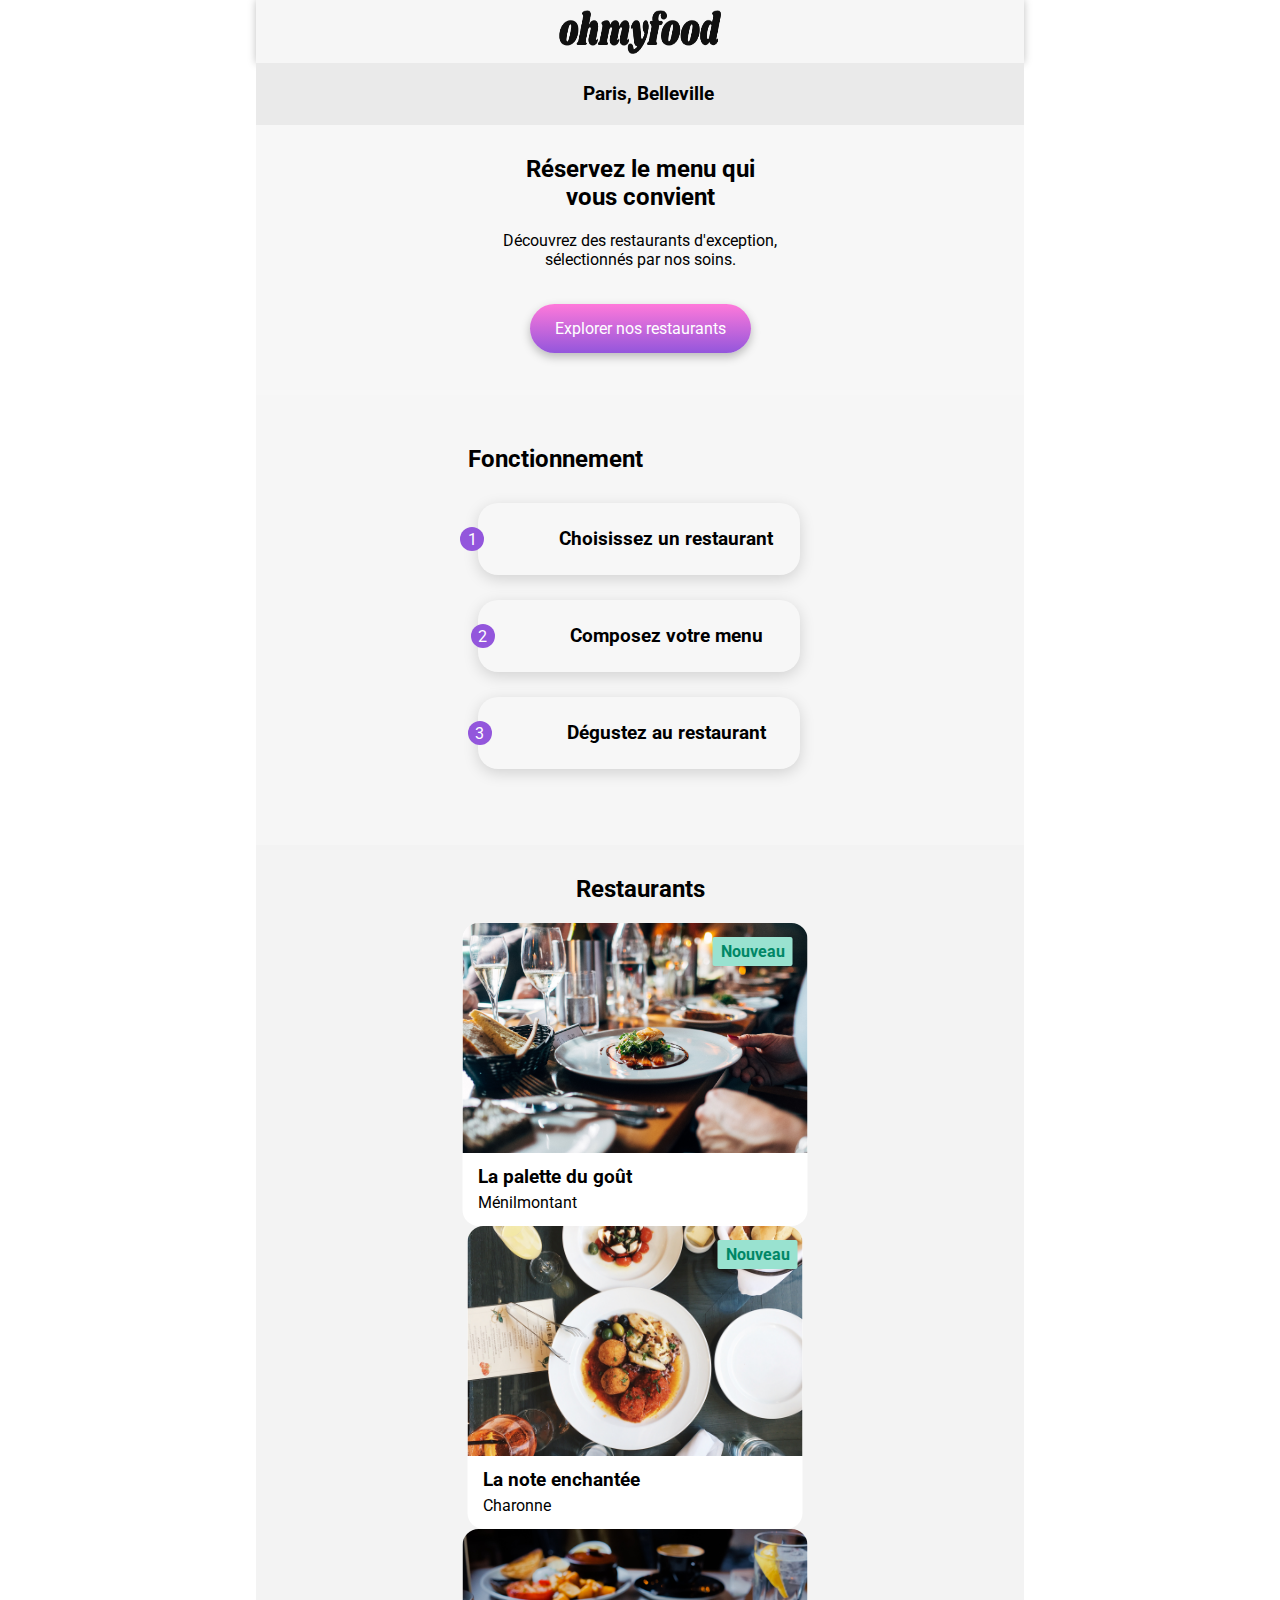
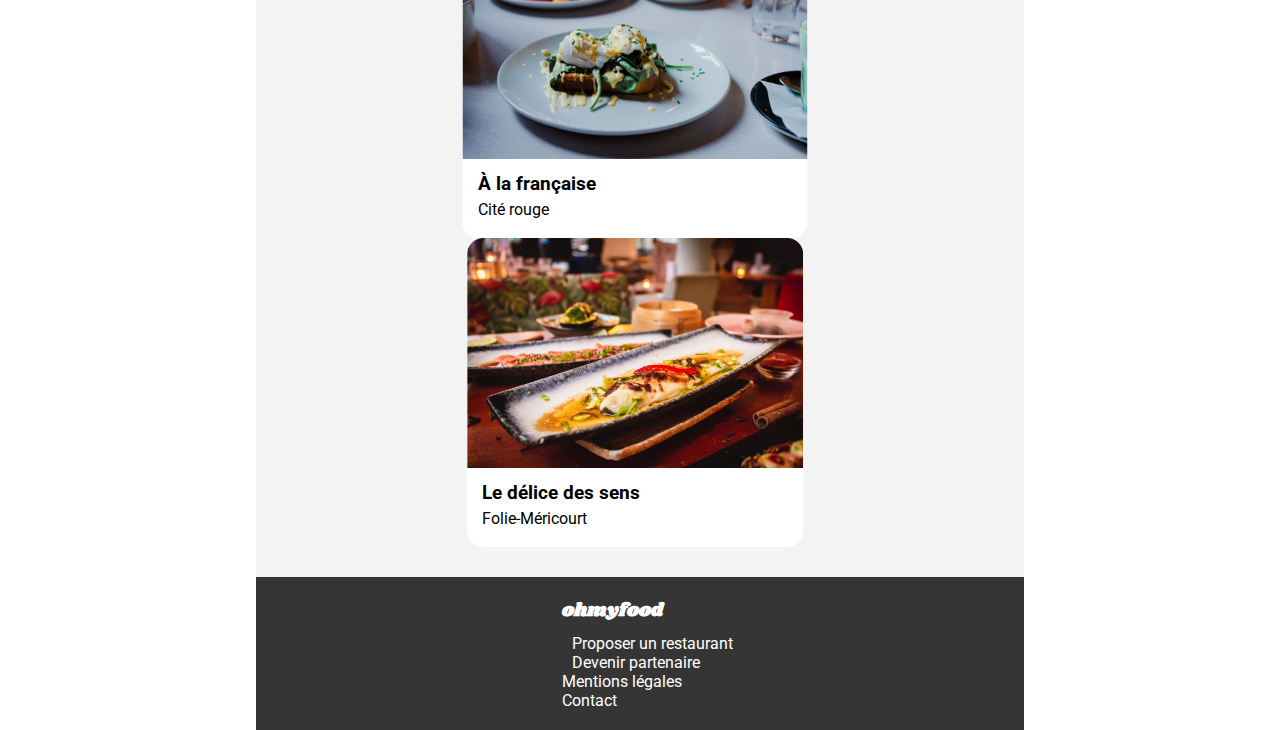
<file: index.html>
<!DOCTYPE html>
<html lang="fr">
<head>
    <meta charset="UTF-8">
    <meta http-equiv="X-UA-Compatible" content="IE=edge">
    <meta name="viewport" content="width=device-width, initial-scale=1.0">
    <link rel="stylesheet" href="styles.css">
    <link rel="stylesheet" href="index.css">
    <link rel="stylesheet" href="https://cdnjs.cloudflare.com/ajax/libs/font-awesome/6.2.1/css/all.min.css"
        integrity="sha512-MV7K8+y+gLIBoVD59lQIYicR65iaqukzvf/nwasF0nqhPay5w/9lJmVM2hMDcnK1OnMGCdVK+iQrJ7lzPJQd1w=="
        crossorigin="anonymous" referrerpolicy="no-referrer" />
        <link rel="preconnect" href="https://fonts.googleapis.com">
        <link rel="preconnect" href="https://fonts.gstatic.com" crossorigin>
        <link href="https://fonts.googleapis.com/css2?family=Roboto:wght@100&family=Shrikhand&display=swap" rel="stylesheet">
    <title>OhMyFood</title>
</head>
<body>

    <div class="loader--container">
        <div class="loader"></div>
        <span id="titre">Ohmyfood</span>    
    </div> 

    <header>


        <img src="images/logo/ohmyfood.png" alt=" logo Ohmyfood" class="header-logo">

    </header>
    

    <main>

        <section class="navbar">
            <i class="fa-solid fa-location-dot" id="logo-nav"></i>
            <h3>Paris, Belleville</h3>
        </section>

        <section class="reserv">
            <h2>
                Réservez le menu qui
                <br>
                vous convient
            </h2>
            <p> Découvrez des restaurants d'exception, 
                <br>
                sélectionnés par nos soins.
            </p>
            <a href="#">Explorer nos restaurants</a>
        </section>

        <section class="fonctionnement">
            <div class="fonctionnement--container">
                    <h2>Fonctionnement</h2>
                    <article class="fonctionnement--container_card-1">
                        <div class="nombre">1</div>
                        <i class="fa-solid fa-mobile-screen-button" style="color: #7d7d7d;"></i>
                        <h3>Choisissez un restaurant</h3>
                    </article>

                    <article class="fonctionnement--container_card-2">
                        <div class="nombre">2</div>
                        <i class="fa-solid fa-list-ul" style="color: #7d7d7d;"></i>
                        <h3>Composez votre menu</h3>
                    </article>

                    <article class="fonctionnement--container_card-3">
                        <div class="nombre">3</div>
                        <i class="fa-solid fa-store" style="color: #9356dc;"></i>
                        <h3>Dégustez au restaurant</h3>
                    </article>
                </div>
        </section>

        <section class="restaurants-list">
            <div class="restaurants-list--container">
                <h2>Restaurants</h2>
                <article class="restaurants-list--container_card">
                    <a href="page1.html" class="card-r">
                        <img src="images/plats/jay-wennington-N_Y88TWmGwA-unsplash.jpg" alt="image montrant le restaurant la palette du goût">
                        <div class="etiquette"><p>Nouveau</p></div>
                        <div class="restaurants-card-body new">
                            <h3>La palette du goût</h3>
                            <p>Ménilmontant</p>
                        </div>
                    </a>
                    <div class="animation-coeur">
                        <i class="fa-regular fa-heart coeur-vide"></i> 
                        <i class="fa-solid fa-heart coeur-plein"></i> 
                    </div>
                </article>

                <article class="restaurants-list--container_card">
                    <a href="page2.html" class="card-r">
                        <img src="images/plats/stil-u2Lp8tXIcjw-unsplash.jpg" id="img2" alt="image montrant le restaurant la note enchantée">
                        <div class="etiquette"><p>Nouveau</p></div>
                        <div class="restaurants-card-body new">
                            <h3>La note enchantée</h3>
                            <p>Charonne</p>
                        </div>
                    </a>
                    <div class="animation-coeur">
                        <i class="fa-regular fa-heart coeur-vide"></i> 
                        <i class="fa-solid fa-heart coeur-plein"></i> 
                    </div>
                </article>

                <article class="restaurants-list--container_card">
                    <a href="page3.html" class="card-r">
                        <img src="images/plats/toa-heftiba-DQKerTsQwi0-unsplash.jpg" alt="image montrant le restaurant À la française">
                        <div class="restaurants-card-body">
                            <h3>À la française</h3>
                            <p>Cité rouge</p>
                        </div>
                    </a>
                    <div class="animation-coeur">
                        <i class="fa-regular fa-heart coeur-vide"></i> 
                        <i class="fa-solid fa-heart coeur-plein"></i> 
                    </div>
                </article>

                <article class="restaurants-list--container_card">
                    <a href="page4.html" class="card-r">
                        <img src="images/plats/louis-hansel-shotsoflouis-qNBGVyOCY8Q-unsplash.jpg" alt="image montrant le restaurant le délice des sens">
                        <div class="restaurants-card-body">
                            <h3>Le délice des sens</h3>
                            <p>Folie-Méricourt</p>
                        </div>
                    </a> 
                    <div class="animation-coeur">
                        <i class="fa-regular fa-heart coeur-vide"></i> 
                        <i class="fa-solid fa-heart coeur-plein"></i> 
                    </div>
                </article>
            </div>
        </section>
    </main>
    

    <footer>
        <div class="footer-col">
            <h3>ohmyfood</h3>
            <p><a href="#"><i class="fa-solid fa-utensils" id="logo-footer"></i>Proposer un restaurant</a></p>
            <p><a href="#"><i class="fa-solid fa-handshake" id="logo-footer"></i>Devenir partenaire</a></p>
            <p><a href="#">Mentions légales</a></p>
            <p><a href="#">Contact</a></p>
        </div>
    </footer>
        
        
    
</body>
</html>
</file>
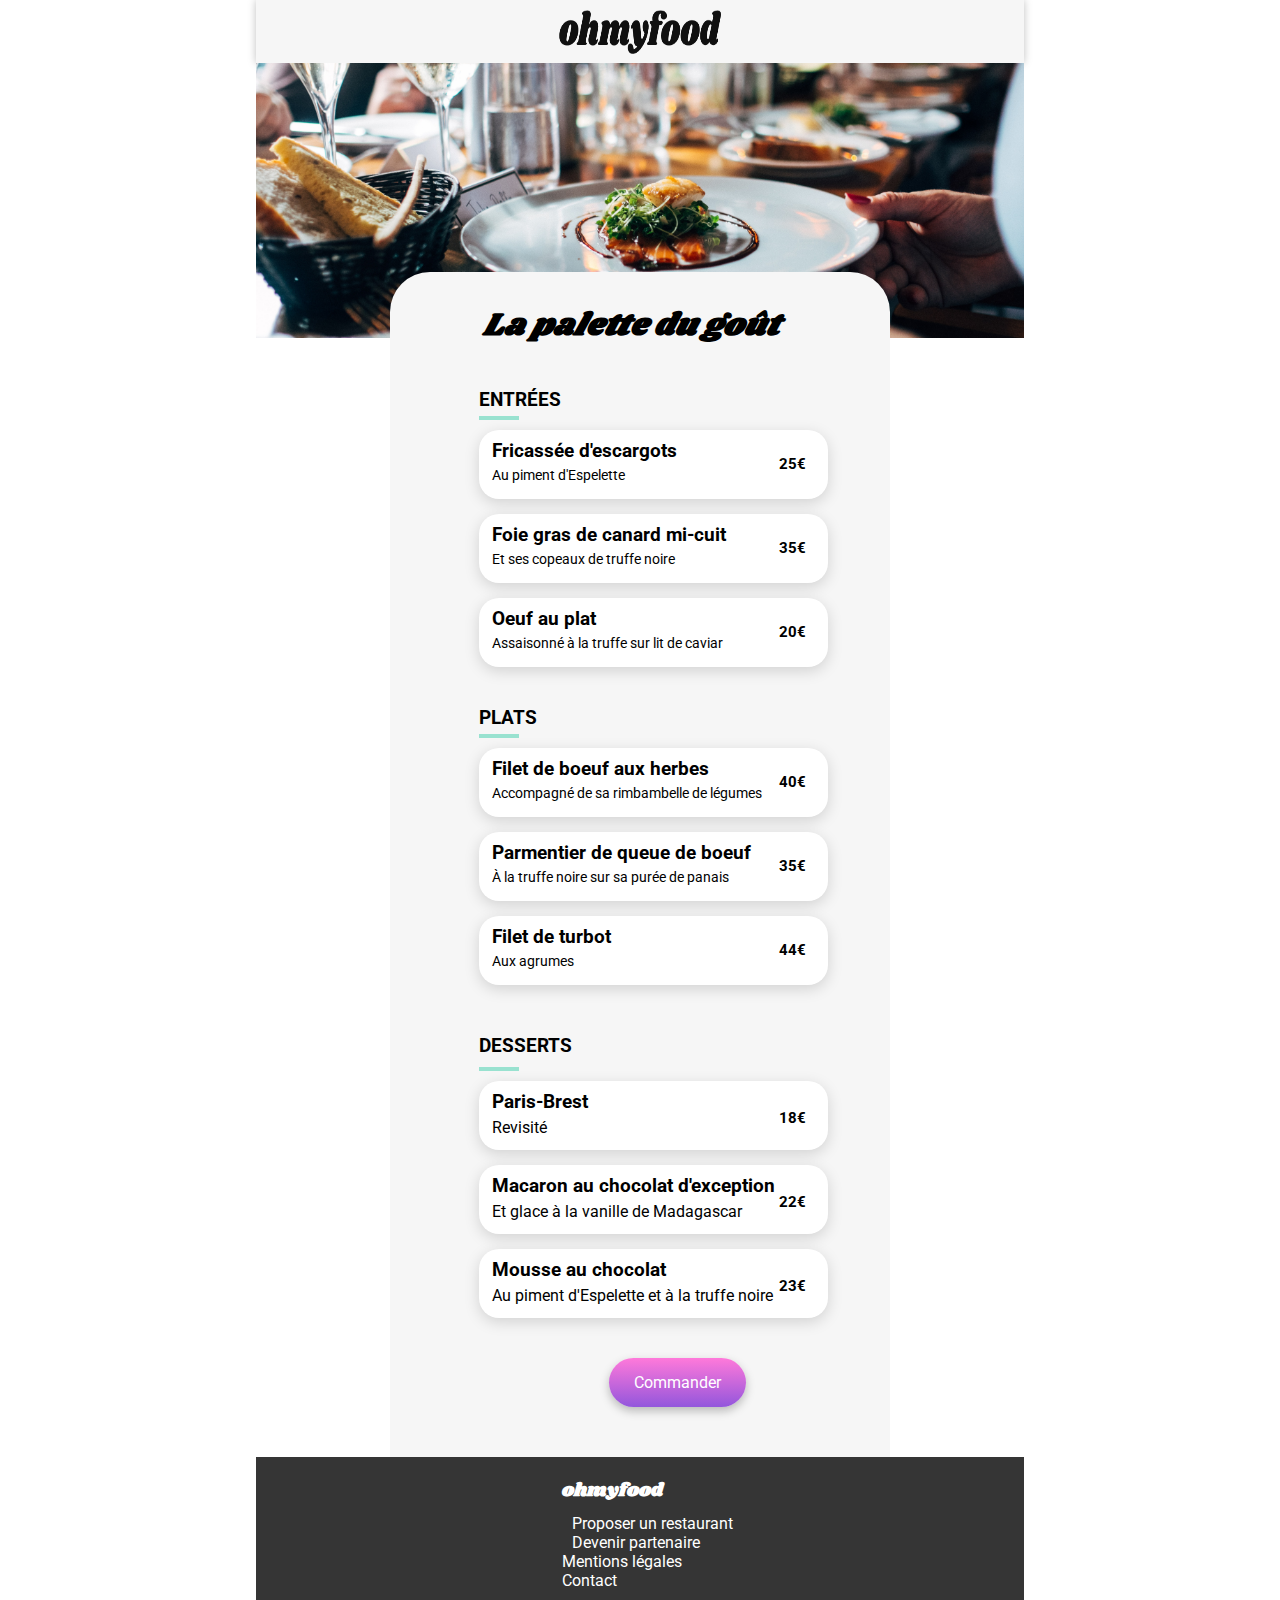
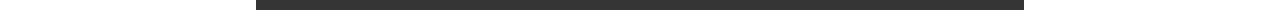
<file: page1.html>
<!DOCTYPE html>
<html lang="fr">
<head>
    <meta charset="UTF-8">
    <meta http-equiv="X-UA-Compatible" content="IE=edge">
    <meta name="viewport" content="width=device-width, initial-scale=1.0">
    <link rel="stylesheet" href="styles.css">
    <link rel="stylesheet" href="page1.css">
    <link rel="stylesheet" href="https://cdnjs.cloudflare.com/ajax/libs/font-awesome/6.2.1/css/all.min.css"
        integrity="sha512-MV7K8+y+gLIBoVD59lQIYicR65iaqukzvf/nwasF0nqhPay5w/9lJmVM2hMDcnK1OnMGCdVK+iQrJ7lzPJQd1w=="
        crossorigin="anonymous" referrerpolicy="no-referrer" />
        <link rel="preconnect" href="https://fonts.googleapis.com">
        <link rel="preconnect" href="https://fonts.gstatic.com" crossorigin>
        <link href="https://fonts.googleapis.com/css2?family=Roboto:wght@100&family=Shrikhand&display=swap" rel="stylesheet">
    <title>La palette du goût</title>
</head>
<body>
    
    <header>

        <a href="index.html"><i class="fa-solid fa-arrow-left" id="logo-retour"></i></a>
        <img src="images/logo/ohmyfood.png" alt=" logo Ohmyfood" class="header-logo">

    </header>

    <main>

        <div class="img-resto">
            <img src="images/plats/jay-wennington-N_Y88TWmGwA-unsplash.jpg" alt="image montrant le restaurant la palette du goût">
        </div>

        <section class="carte-resto">
            <div class="carte-resto-container">
                <h1>La palette du goût</h1>
                <div class="animation-coeur">
                    <i class="fa-regular fa-heart coeur-vide"></i> 
                    <i class="fa-solid fa-heart coeur-plein"></i> 
                </div>
                <section class="entrées">
                    <h3>ENTRÉES</h3>
                    <div class="souligne"></div>
                    <article class="ent">
                        <h3>Fricassée d'escargots</h3>
                        <p>Au piment d'Espelette</p>
                        <div class="prix">25€</div>
                        <div class="valide">
                            <div class="price">25€</div>
                            <div class="checki"><i class="fa-solid fa-check"></i></div>
                        </div>
                    </article>
                    <article class="ent">
                        <h3>Foie gras de canard mi-cuit</h3>
                        <p>Et ses copeaux de truffe noire</p>
                        <div class="prix">35€</div>
                        <div class="valide">
                            <div class="price">35€</div>
                            <div class="checki"><i class="fa-solid fa-check"></i></div>
                        </div>
                    </article>
                    <article class="ent">
                        <h3>Oeuf au plat</h3>
                        <p>Assaisonné à la truffe sur lit de caviar</p>
                        <div class="prix">20€</div>
                        <div class="valide">
                            <div class="price">20€</div>
                            <div class="checki"><i class="fa-solid fa-check"></i></div>
                        </div>
                    </article>
                </section>

                <section class="plats">
                    <h3>PLATS</h3>
                    <div class="souligne"></div>
                    <article class="plt">
                        <h3>Filet de boeuf aux herbes</h3>
                        <p>Accompagné de sa rimbambelle de légumes</p>
                        <div class="prix">40€</div>
                        <div class="valide">
                            <div class="price">40€</div>
                            <div class="checki"><i class="fa-solid fa-check"></i></div>
                        </div>
                    </article>
                    <article class="plt">
                        <h3>Parmentier de queue de boeuf</h3>
                        <p>À la truffe noire sur sa purée de panais</p>
                        <div class="prix">35€</div>
                        <div class="valide">
                            <div class="price">35€</div>
                            <div class="checki"><i class="fa-solid fa-check"></i></div>
                        </div>
                    </article>
                    <article class="plt">
                        <h3>Filet de turbot</h3>
                        <p>Aux agrumes</p>
                        <div class="prix">44€</div>
                        <div class="valide">
                            <div class="price">44€</div>
                            <div class="checki"><i class="fa-solid fa-check"></i></div>
                        </div>
                    </article>
                </section>

                <section class="desserts">
                    <h3>DESSERTS</h3>
                    <div class="souligne"></div>
                    <article class="dsrt">
                        <h3>Paris-Brest</h3>
                        <p>Revisité</p>
                        <div class="prix">18€</div>
                        <div class="valide">
                            <div class="price">18€</div>
                            <div class="checki"><i class="fa-solid fa-check"></i></div>
                        </div>
                    </article>
                    <article class="dsrt">
                        <h3>Macaron au chocolat d'exception</h3>
                        <p>Et glace à la vanille de Madagascar</p>
                        <div class="prix">22€</div>
                        <div class="valide">
                            <div class="price">22€</div>
                            <div class="checki"><i class="fa-solid fa-check"></i></div>
                        </div>
                    </article>
                    <article class="dsrt">
                        <h3>Mousse au chocolat</h3>
                        <p>Au piment d'Espelette et à la truffe noire</p>
                        <div class="prix">23€</div>
                        <div class="valide">
                            <div class="price">23€</div>
                            <div class="checki"><i class="fa-solid fa-check"></i></div>
                        </div>
                    </article>
                </section>

                <div class="btn-cmd">
                    <a href="#">Commander</a>
                </div>

            </div>
        </section>
    </main>

    <footer>
        <div class="footer-col">
            <h3>ohmyfood</h3>
            <p><a href="#"><i class="fa-solid fa-utensils" id="logo-footer"></i>Proposer un restaurant</a></p>
            <p><a href="#"><i class="fa-solid fa-handshake" id="logo-footer"></i>Devenir partenaire</a></p>
            <p><a href="#">Mentions légales</a></p>
            <p><a href="#">Contact</a></p>
        </div>
    </footer>
</body>
</html>
</file>
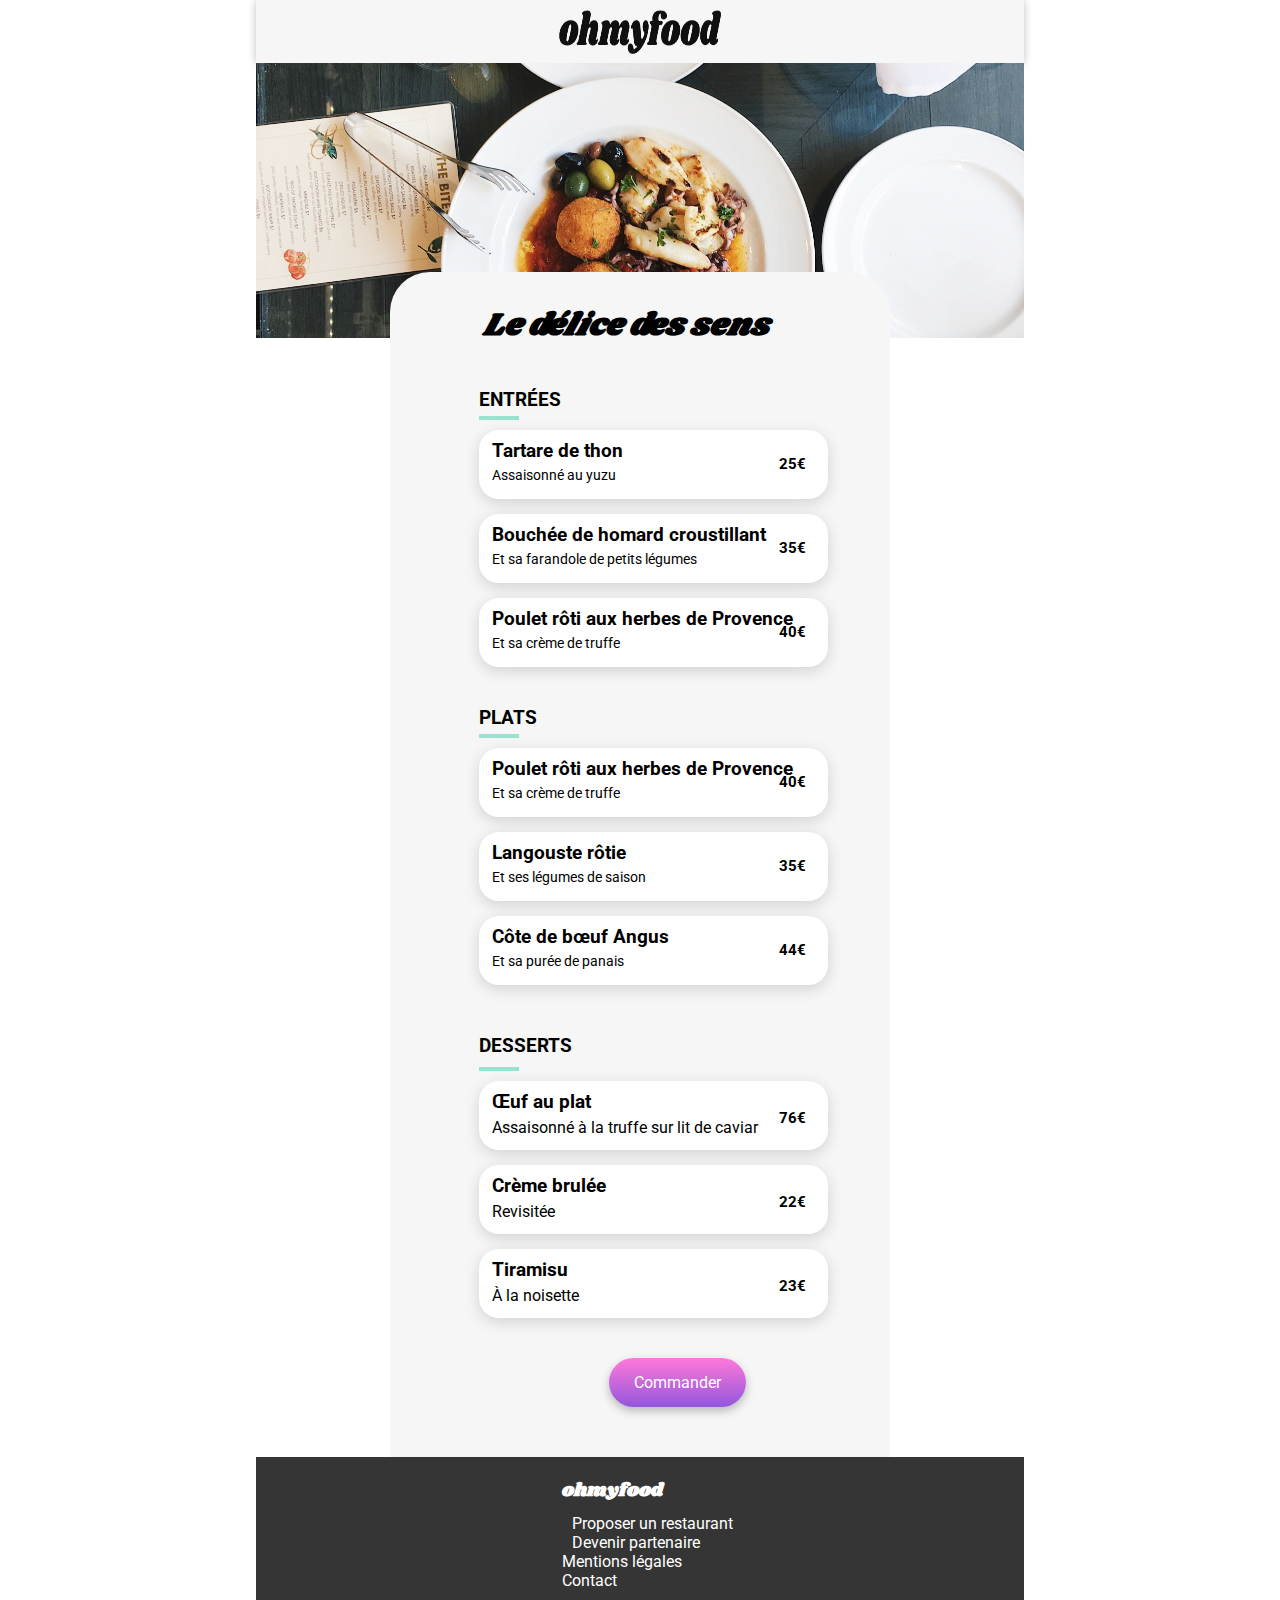
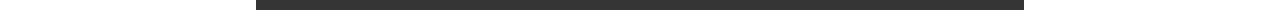
<file: page2.html>
<!DOCTYPE html>
<html lang="fr">
<head>
    <meta charset="UTF-8">
    <meta http-equiv="X-UA-Compatible" content="IE=edge">
    <meta name="viewport" content="width=device-width, initial-scale=1.0">
    <link rel="stylesheet" href="styles.css">
    <link rel="stylesheet" href="page1.css">
    <link rel="stylesheet" href="https://cdnjs.cloudflare.com/ajax/libs/font-awesome/6.2.1/css/all.min.css"
        integrity="sha512-MV7K8+y+gLIBoVD59lQIYicR65iaqukzvf/nwasF0nqhPay5w/9lJmVM2hMDcnK1OnMGCdVK+iQrJ7lzPJQd1w=="
        crossorigin="anonymous" referrerpolicy="no-referrer" />
        <link rel="preconnect" href="https://fonts.googleapis.com">
        <link rel="preconnect" href="https://fonts.gstatic.com" crossorigin>
        <link href="https://fonts.googleapis.com/css2?family=Roboto:wght@100&family=Shrikhand&display=swap" rel="stylesheet">
    <title>Le délice des sens</title>
</head>
<body>
    
    <header>

        <a href="index.html"><i class="fa-solid fa-arrow-left" id="logo-retour"></i></a>
        <img src="images/logo/ohmyfood.png" alt=" logo Ohmyfood" class="header-logo">

    </header>

    <main>

        <div class="img-resto">
            <img src="images/plats/stil-u2Lp8tXIcjw-unsplash.jpg" alt="image montrant le restaurant la note enchantée">
        </div>

        <section class="carte-resto">
            <div class="carte-resto-container">
                <h1>Le délice des sens</h1>
                <div class="animation-coeur">
                    <i class="fa-regular fa-heart coeur-vide"></i> 
                    <i class="fa-solid fa-heart coeur-plein"></i> 
                </div>
                <section class="entrées">
                    <h3>ENTRÉES</h3>
                    <div class="souligne"></div>
                    <article class="ent">
                        <h3>Tartare de thon</h3>
                        <p>Assaisonné au yuzu</p>
                        <div class="prix">25€</div>
                        <div class="valide">
                            <div class="price">25€</div>
                            <div class="checki"><i class="fa-solid fa-check"></i></div>
                        </div>
                    </article>
                    <article class="ent">
                        <h3>Bouchée de homard croustillant</h3>
                        <p>Et sa farandole de petits légumes</p>
                        <div class="prix">35€</div>
                        <div class="valide">
                            <div class="price">35€</div>
                            <div class="checki"><i class="fa-solid fa-check"></i></div>
                        </div>
                    </article>
                    <article class="ent">
                        <h3>Poulet rôti aux herbes de Provence </h3>
                        <p>Et sa crème de truffe</p>
                        <div class="prix">40€</div>
                        <div class="valide">
                            <div class="price">40€</div>
                            <div class="checki"><i class="fa-solid fa-check"></i></div>
                        </div>
                    </article>
                </section>

                <section class="plats">
                    <h3>PLATS</h3>
                    <div class="souligne"></div>
                    <article class="plt">
                        <h3>Poulet rôti aux herbes de Provence </h3>
                        <p>Et sa crème de truffe</p>
                        <div class="prix">40€</div>
                        <div class="valide">
                            <div class="price">40€</div>
                            <div class="checki"><i class="fa-solid fa-check"></i></div>
                        </div>
                    </article>
                    <article class="plt">
                        <h3>Langouste rôtie </h3>
                        <p>Et ses légumes de saison</p>
                        <div class="prix">35€</div>
                        <div class="valide">
                            <div class="price">35€</div>
                            <div class="checki"><i class="fa-solid fa-check"></i></div>
                        </div>
                    </article>
                    <article class="plt">
                        <h3>Côte de bœuf Angus </h3>
                        <p>Et sa purée de panais</p>
                        <div class="prix">44€</div>
                        <div class="valide">
                            <div class="price">44€</div>
                            <div class="checki"><i class="fa-solid fa-check"></i></div>
                        </div>
                    </article>
                </section>

                <section class="desserts">
                    <h3>DESSERTS</h3>
                    <div class="souligne"></div>
                    <article class="dsrt">
                        <h3>Œuf au plat</h3>
                        <p>Assaisonné à la truffe sur lit de caviar</p>
                        <div class="prix">76€</div>
                        <div class="valide">
                            <div class="price">76€</div>
                            <div class="checki"><i class="fa-solid fa-check"></i></div>
                        </div>
                    </article>
                    <article class="dsrt">
                        <h3>Crème brulée </h3>
                        <p>Revisitée</p>
                        <div class="prix">22€</div>
                        <div class="valide">
                            <div class="price">22€</div>
                            <div class="checki"><i class="fa-solid fa-check"></i></div>
                        </div>
                    </article>
                    <article class="dsrt">
                        <h3>Tiramisu</h3>
                        <p>À la noisette</p>
                        <div class="prix">23€</div>
                        <div class="valide">
                            <div class="price">23€</div>
                            <div class="checki"><i class="fa-solid fa-check"></i></div>
                        </div>
                    </article>
                </section>

                <div class="btn-cmd">
                    <a href="#">Commander</a>
                </div>

            </div>
        </section>
    </main>

    <footer>
        <div class="footer-col">
            <h3>ohmyfood</h3>
            <p><a href="#"><i class="fa-solid fa-utensils" id="logo-footer"></i>Proposer un restaurant</a></p>
            <p><a href="#"><i class="fa-solid fa-handshake" id="logo-footer"></i>Devenir partenaire</a></p>
            <p><a href="#">Mentions légales</a></p>
            <p><a href="#">Contact</a></p>
        </div>
    </footer>
</body>
</html>
</file>
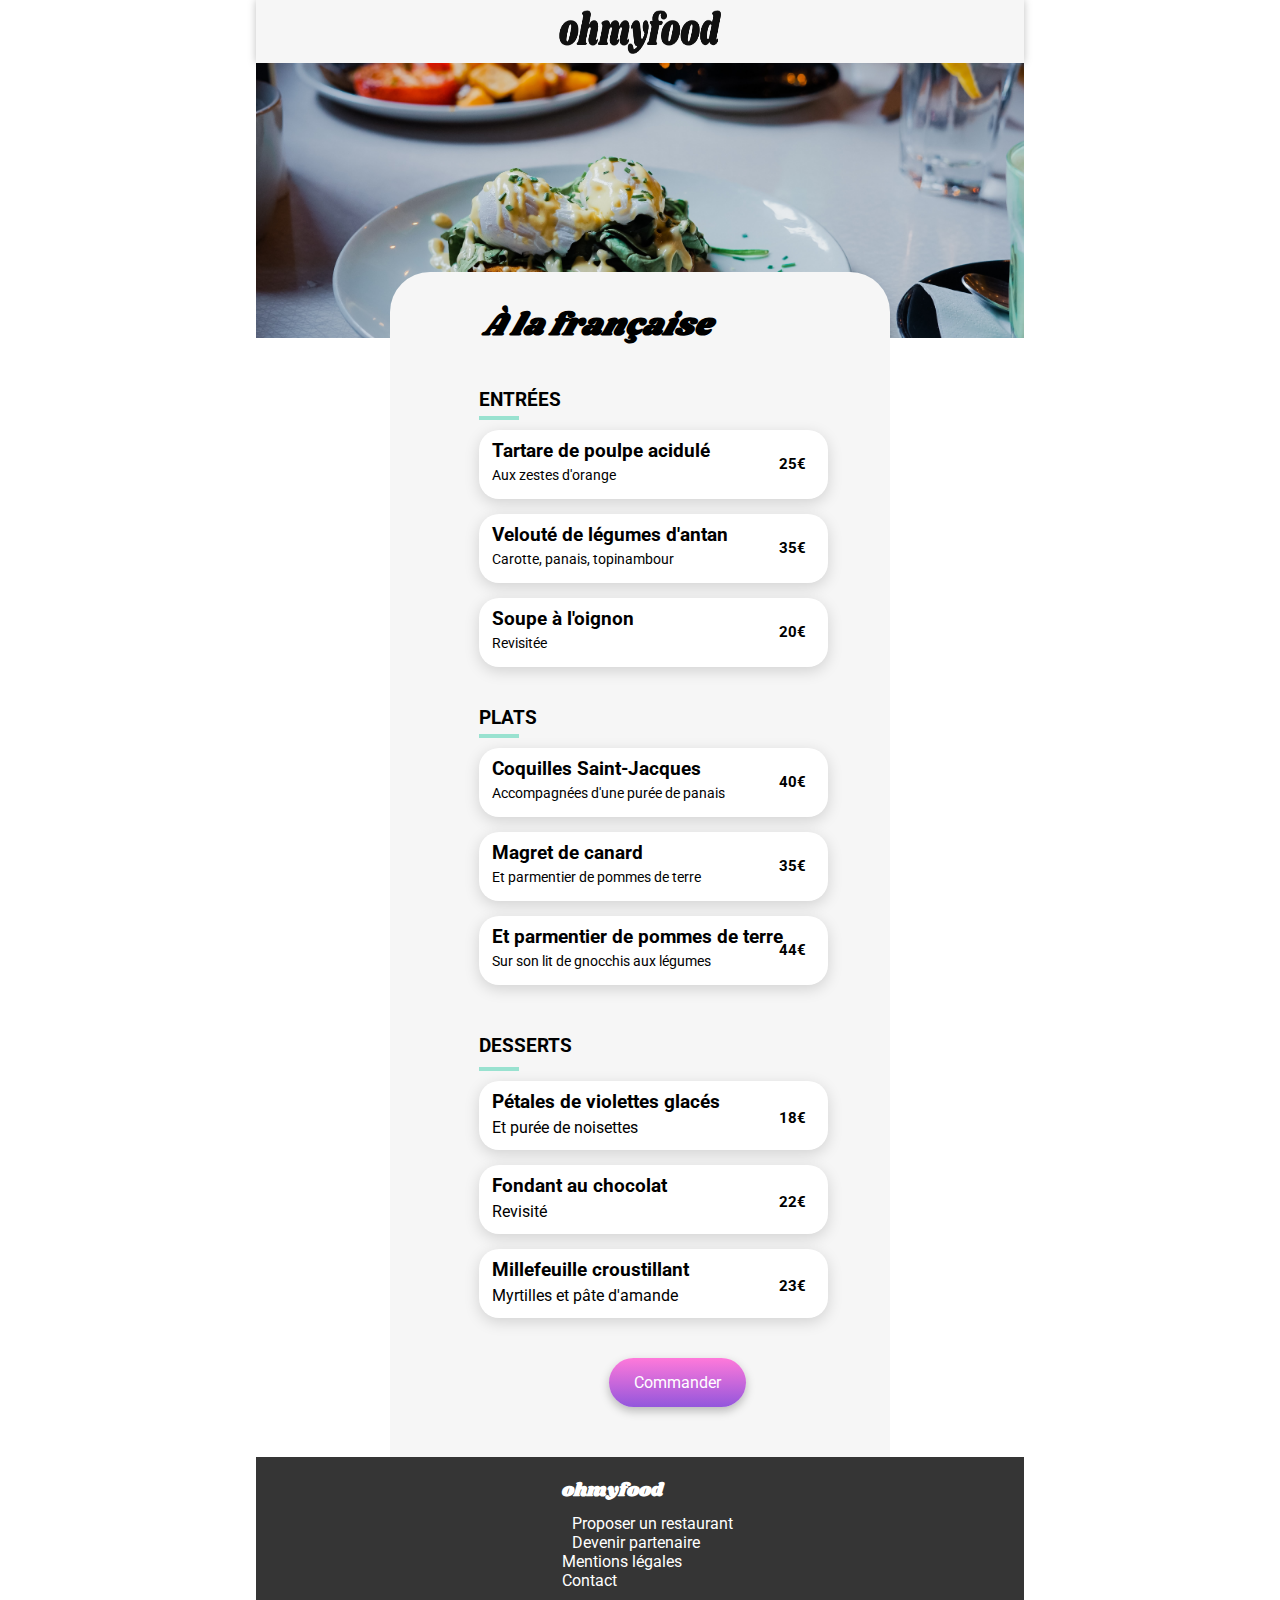
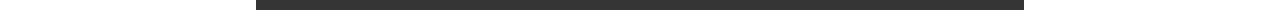
<file: page3.html>
<!DOCTYPE html>
<html lang="fr">
<head>
    <meta charset="UTF-8">
    <meta http-equiv="X-UA-Compatible" content="IE=edge">
    <meta name="viewport" content="width=device-width, initial-scale=1.0">
    <link rel="stylesheet" href="styles.css">
    <link rel="stylesheet" href="page1.css">
    <link rel="stylesheet" href="https://cdnjs.cloudflare.com/ajax/libs/font-awesome/6.2.1/css/all.min.css"
        integrity="sha512-MV7K8+y+gLIBoVD59lQIYicR65iaqukzvf/nwasF0nqhPay5w/9lJmVM2hMDcnK1OnMGCdVK+iQrJ7lzPJQd1w=="
        crossorigin="anonymous" referrerpolicy="no-referrer" />
        <link rel="preconnect" href="https://fonts.googleapis.com">
        <link rel="preconnect" href="https://fonts.gstatic.com" crossorigin>
        <link href="https://fonts.googleapis.com/css2?family=Roboto:wght@100&family=Shrikhand&display=swap" rel="stylesheet">
    <title>À la française</title>
</head>
<body>
    
    <header>

        <a href="index.html"><i class="fa-solid fa-arrow-left" id="logo-retour"></i></a>
        <img src="images/logo/ohmyfood.png" alt=" logo Ohmyfood" class="header-logo">

    </header>

    <main>

        <div class="img-resto">
            <img src="images/plats/toa-heftiba-DQKerTsQwi0-unsplash.jpg" alt="image montrant le restaurant À la française">
        </div>

        <section class="carte-resto">
            <div class="carte-resto-container">
                <h1>À la française</h1>
                <div class="animation-coeur">
                    <i class="fa-regular fa-heart coeur-vide"></i> 
                    <i class="fa-solid fa-heart coeur-plein"></i> 
                </div>
                <section class="entrées">
                    <h3>ENTRÉES</h3>
                    <div class="souligne"></div>
                    <article class="ent">
                        <h3>Tartare de poulpe acidulé</h3>
                        <p>Aux zestes d'orange</p>
                        <div class="prix">25€</div>
                        <div class="valide">
                            <div class="price">25€</div>
                            <div class="checki"><i class="fa-solid fa-check"></i></div>
                        </div>
                    </article>
                    <article class="ent">
                        <h3>Velouté de légumes d'antan</h3>
                        <p>Carotte, panais, topinambour</p>
                        <div class="prix">35€</div>
                        <div class="valide">
                            <div class="price">35€</div>
                            <div class="checki"><i class="fa-solid fa-check"></i></div>
                        </div>
                    </article>
                    <article class="ent">
                        <h3>Soupe à l'oignon</h3>
                        <p>Revisitée</p>
                        <div class="prix">20€</div>
                        <div class="valide">
                            <div class="price">20€</div>
                            <div class="checki"><i class="fa-solid fa-check"></i></div>
                        </div>
                    </article>
                </section>

                <section class="plats">
                    <h3>PLATS</h3>
                    <div class="souligne"></div>
                    <article class="plt">
                        <h3>Coquilles Saint-Jacques</h3>
                        <p>Accompagnées d'une purée de panais</p>
                        <div class="prix">40€</div>
                        <div class="valide">
                            <div class="price">40€</div>
                            <div class="checki"><i class="fa-solid fa-check"></i></div>
                        </div>
                    </article>
                    <article class="plt">
                        <h3>Magret de canard</h3>
                        <p>Et parmentier de pommes de terre</p>
                        <div class="prix">35€</div>
                        <div class="valide">
                            <div class="price">35€</div>
                            <div class="checki"><i class="fa-solid fa-check"></i></div>
                        </div>
                    </article>
                    <article class="plt">
                        <h3>Et parmentier de pommes de terre</h3>
                        <p>Sur son lit de gnocchis aux légumes</p>
                        <div class="prix">44€</div>
                        <div class="valide">
                            <div class="price">44€</div>
                            <div class="checki"><i class="fa-solid fa-check"></i></div>
                        </div>
                    </article>
                </section>

                <section class="desserts">
                    <h3>DESSERTS</h3>
                    <div class="souligne"></div>
                    <article class="dsrt">
                        <h3>Pétales de violettes glacés</h3>
                        <p>Et purée de noisettes</p>
                        <div class="prix">18€</div>
                        <div class="valide">
                            <div class="price">18€</div>
                            <div class="checki"><i class="fa-solid fa-check"></i></div>
                        </div>
                    </article>
                    <article class="dsrt">
                        <h3>Fondant au chocolat</h3>
                        <p>Revisité</p>
                        <div class="prix">22€</div>
                        <div class="valide">
                            <div class="price">22€</div>
                            <div class="checki"><i class="fa-solid fa-check"></i></div>
                        </div>
                    </article>
                    <article class="dsrt">
                        <h3>Millefeuille croustillant</h3>
                        <p>Myrtilles et pâte d'amande</p>
                        <div class="prix">23€</div>
                        <div class="valide">
                            <div class="price">23€</div>
                            <div class="checki"><i class="fa-solid fa-check"></i></div>
                        </div>
                    </article>
                </section>

                <div class="btn-cmd">
                    <a href="#">Commander</a>
                </div>

            </div>
        </section>
    </main>

    <footer>
        <div class="footer-col">
            <h3>ohmyfood</h3>
            <p><a href="#"><i class="fa-solid fa-utensils" id="logo-footer"></i>Proposer un restaurant</a></p>
            <p><a href="#"><i class="fa-solid fa-handshake" id="logo-footer"></i>Devenir partenaire</a></p>
            <p><a href="#">Mentions légales</a></p>
            <p><a href="#">Contact</a></p>
        </div>
    </footer>
</body>
</html>
</file>
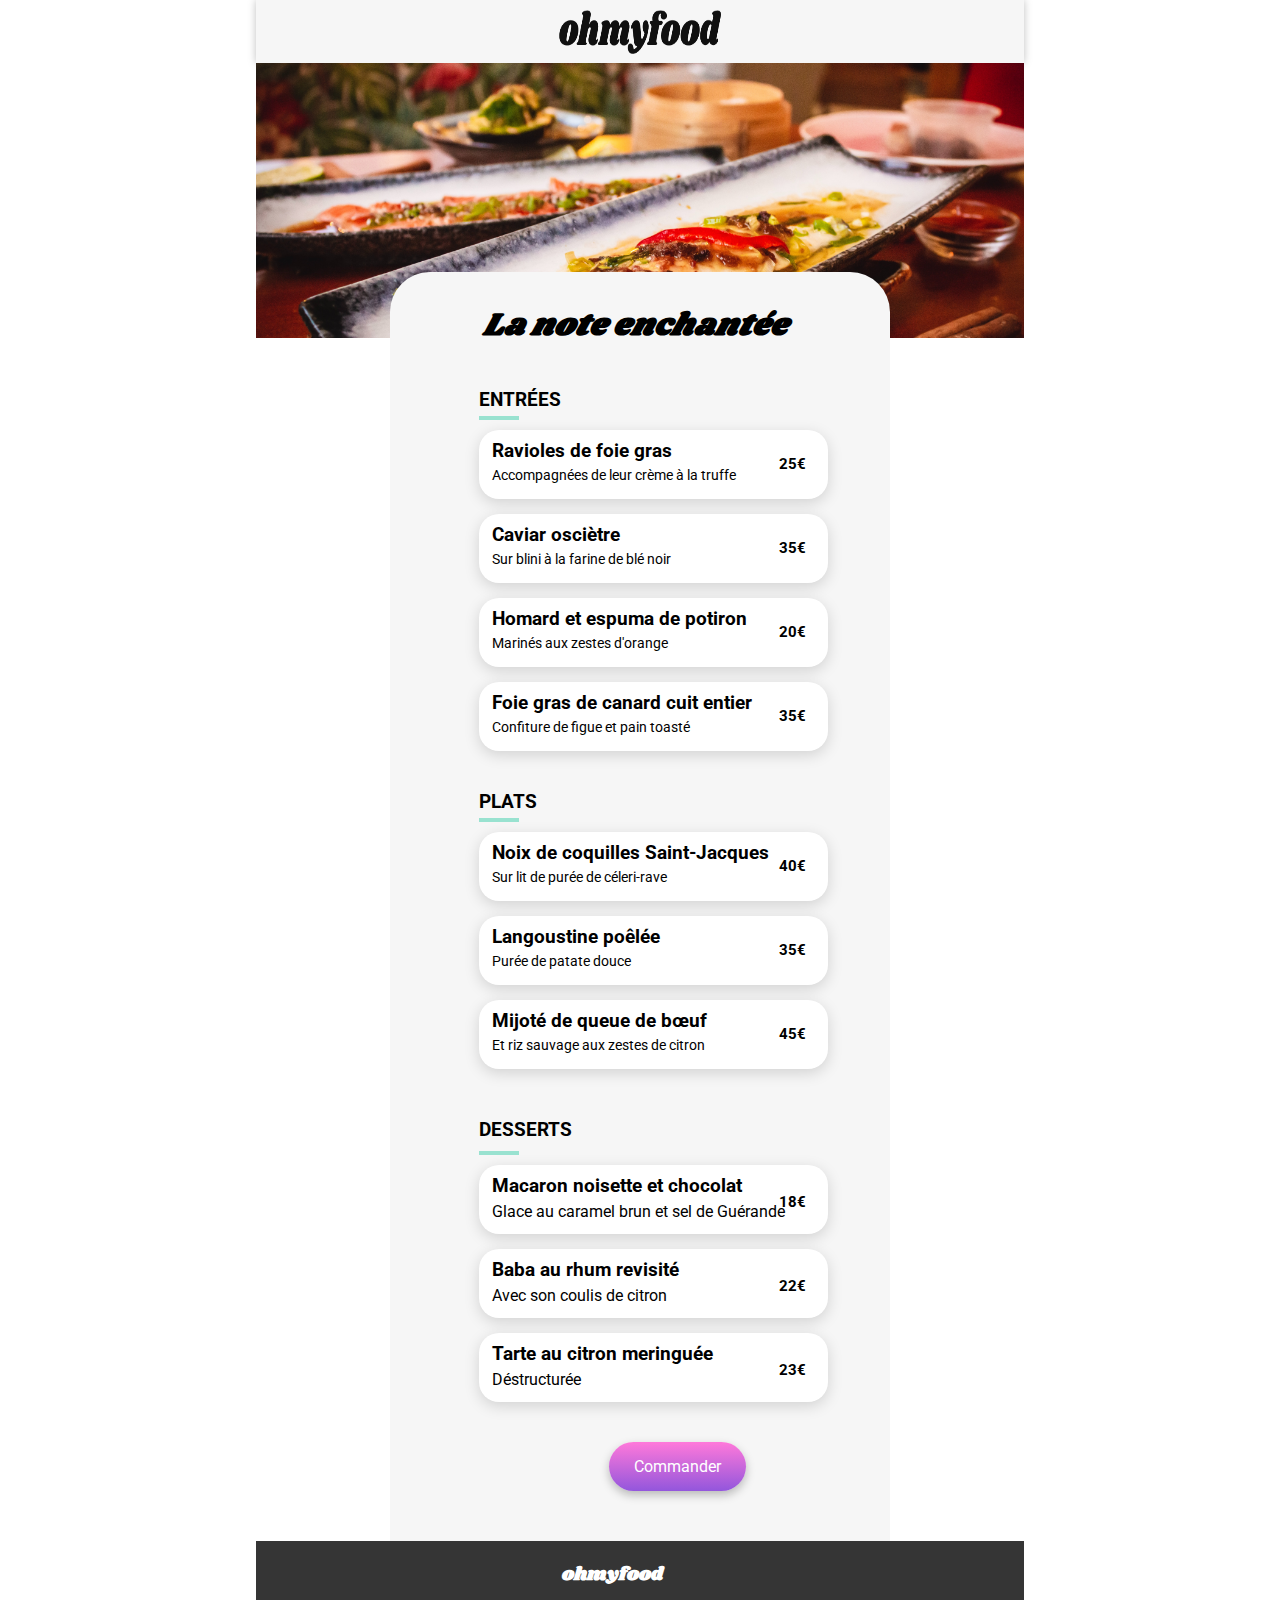
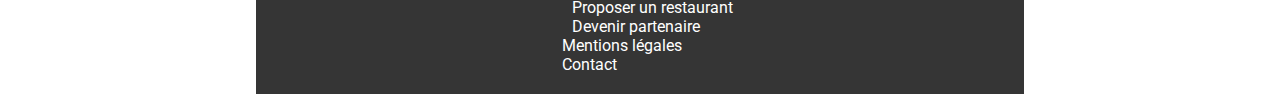
<file: page4.html>
<!DOCTYPE html>
<html lang="fr">
<head>
    <meta charset="UTF-8">
    <meta http-equiv="X-UA-Compatible" content="IE=edge">
    <meta name="viewport" content="width=device-width, initial-scale=1.0">
    <link rel="stylesheet" href="styles.css">
    <link rel="stylesheet" href="page1.css">
    <link rel="stylesheet" href="https://cdnjs.cloudflare.com/ajax/libs/font-awesome/6.2.1/css/all.min.css"
        integrity="sha512-MV7K8+y+gLIBoVD59lQIYicR65iaqukzvf/nwasF0nqhPay5w/9lJmVM2hMDcnK1OnMGCdVK+iQrJ7lzPJQd1w=="
        crossorigin="anonymous" referrerpolicy="no-referrer" />
        <link rel="preconnect" href="https://fonts.googleapis.com">
        <link rel="preconnect" href="https://fonts.gstatic.com" crossorigin>
        <link href="https://fonts.googleapis.com/css2?family=Roboto:wght@100&family=Shrikhand&display=swap" rel="stylesheet">
    <title>La note enchantée</title>
</head>
<body>
    
    <header>

        <a href="index.html"><i class="fa-solid fa-arrow-left" id="logo-retour"></i></a>
        <img src="images/logo/ohmyfood.png" alt=" logo Ohmyfood" class="header-logo">

    </header>

    <main>

        <div class="img-resto">
            <img src="images/plats/louis-hansel-shotsoflouis-qNBGVyOCY8Q-unsplash.jpg" alt="image montrant le restaurant le délice des sens">
        </div>

        <section class="carte-resto">
            <div class="carte-resto-container">
                <h1>La note enchantée</h1>
                <div class="animation-coeur">
                    <i class="fa-regular fa-heart coeur-vide"></i> 
                    <i class="fa-solid fa-heart coeur-plein"></i> 
                </div>
                <section class="entrées">
                    <h3>ENTRÉES</h3>
                    <div class="souligne"></div>
                    <article class="ent">
                        <h3>Ravioles de foie gras </h3>
                        <p>Accompagnées de leur crème à la truffe</p>
                        <div class="prix">25€</div>
                        <div class="valide">
                            <div class="price">25€</div>
                            <div class="checki"><i class="fa-solid fa-check"></i></div>
                        </div>
                    </article>
                    <article class="ent">
                        <h3>Caviar osciètre </h3>
                        <p>Sur blini à la farine de blé noir</p>
                        <div class="prix">35€</div>
                        <div class="valide">
                            <div class="price">35€</div>
                            <div class="checki"><i class="fa-solid fa-check"></i></div>
                        </div>
                    </article>
                    <article class="ent">
                        <h3>Homard et espuma de potiron</h3>
                        <p>Marinés aux zestes d'orange</p>
                        <div class="prix">20€</div>
                        <div class="valide">
                            <div class="price">20€</div>
                            <div class="checki"><i class="fa-solid fa-check"></i></div>
                        </div>
                    </article>
                    <article class="ent">
                        <h3>Foie gras de canard cuit entier</h3>
                        <p>Confiture de figue et pain toasté</p>
                        <div class="prix">35€</div>
                        <div class="valide">
                            <div class="price">35€</div>
                            <div class="checki"><i class="fa-solid fa-check"></i></div>
                        </div>
                    </article>
                </section>

                <section class="plats">
                    <h3>PLATS</h3>
                    <div class="souligne"></div>
                    <article class="plt">
                        <h3>Noix de coquilles Saint-Jacques</h3>
                        <p>Sur lit de purée de céleri-rave</p>
                        <div class="prix">40€</div>
                        <div class="valide">
                            <div class="price">40€</div>
                            <div class="checki"><i class="fa-solid fa-check"></i></div>
                        </div>
                    </article>
                    <article class="plt">
                        <h3>Langoustine poêlée</h3>
                        <p>Purée de patate douce</p>
                        <div class="prix">35€</div>
                        <div class="valide">
                            <div class="price">35€</div>
                            <div class="checki"><i class="fa-solid fa-check"></i></div>
                        </div>
                    </article>
                    <article class="plt">
                        <h3>Mijoté de queue de bœuf </h3>
                        <p>Et riz sauvage aux zestes de citron</p>
                        <div class="prix">45€</div>
                        <div class="valide">
                            <div class="price">45€</div>
                            <div class="checki"><i class="fa-solid fa-check"></i></div>
                        </div>
                    </article>
                </section>

                <section class="desserts">
                    <h3>DESSERTS</h3>
                    <div class="souligne"></div>
                    <article class="dsrt">
                        <h3>Macaron noisette et chocolat</h3>
                        <p>Glace au caramel brun et sel de Guérande</p>
                        <div class="prix">18€</div>
                        <div class="valide">
                            <div class="price">18€</div>
                            <div class="checki"><i class="fa-solid fa-check"></i></div>
                        </div>
                    </article>
                    <article class="dsrt">
                        <h3>Baba au rhum revisité</h3>
                        <p>Avec son coulis de citron</p>
                        <div class="prix">22€</div>
                        <div class="valide">
                            <div class="price">22€</div>
                            <div class="checki"><i class="fa-solid fa-check"></i></div>
                        </div>
                    </article>
                    <article class="dsrt">
                        <h3>Tarte au citron meringuée</h3>
                        <p>Déstructurée</p>
                        <div class="prix">23€</div>
                        <div class="valide">
                            <div class="price">23€</div>
                            <div class="checki"><i class="fa-solid fa-check"></i></div>
                        </div>
                    </article>
                </section>

                <div class="btn-cmd">
                    <a href="#">Commander</a>
                </div>
                
            </div>
        </section>
    </main>

    <footer>
        <div class="footer-col">
            <h3>ohmyfood</h3>
            <p><a href="#"><i class="fa-solid fa-utensils" id="logo-footer"></i>Proposer un restaurant</a></p>
            <p><a href="#"><i class="fa-solid fa-handshake" id="logo-footer"></i>Devenir partenaire</a></p>
            <p><a href="#">Mentions légales</a></p>
            <p><a href="#">Contact</a></p>
        </div>
    </footer>
</body>
</html>
</file>
<file: styles.css>
* {
    padding: 0;
    margin: 0;
    box-sizing: border-box;
}

header, main, footer{
    max-width: 375px;
    margin: auto;
    font-family: 'Roboto', sans-serif;
    background-color: #f6f6f6;
}

.loader--container {
    
    display: flex;
    margin-left: 60px;
    margin-top: 250px;
    justify-content: center;
    align-items: center;
    animation: disp 3s ease-in;
    position: absolute;
    z-index: 1;
    opacity: 0;
    
}

@keyframes disp{
    0% {
        opacity: 1;
    }

    100% {
        opacity: 0;
        filter: blur(1.5px);
    }
}

.loader {
    display: block;
    position: relative;
    width: 250px;
    height: 250px;
    border-radius: 50%;
    border: 7px solid transparent;
    border-top-color: #9356dc;
    animation: spin 2s linear infinite;
}

.loader::before, .loader::after {
    content: "";
    position: absolute;
    border-radius: 50%;
    border: 7px solid transparent;
}

.loader::before {
    top: 10px;
    left: 10px;
    right: 10px;
    bottom: 10px;
    border-top-color: #89c8fa;
    animation: spin 3s linear infinite;
}

.loader::after {
    top: 25px;
    left: 25px;
    right: 25px;
    bottom: 25px;
    border-top-color: #99e2d0;
    animation: spin 1.5s linear infinite;
}

#titre {
    position: absolute;
    color: black;
    font-weight: 700;
    font-size: large;
}

@keyframes spin {
    0% {
        transform: rotate(0deg);
    }

    100% {
        transform: rotate(360deg);
        
    }
} 

header {
    display: flex;
    width: 100%;
    height: 63px;
    box-shadow: 0 0 0.5rem rgba(0,0,0,.25);
}

header img{
    width: 162px;
    height: 44px;
    margin: auto;
    
}

header a {
    display: flex;
    text-decoration: none;
    transform: translate(20px, 25px);

}


footer {
    background-color: #353535;
    display: flex;
    
}

footer h3{
    color: white;
    margin-bottom: 10px;
    font-family: 'Shrikhand', sans-serif;
}

footer a {
    text-decoration: none;
    color: white;
}

.footer-col {
    padding-left: 15px;
    padding-top: 20px;
    padding-bottom: 20px;
}

#logo-footer {
    margin-right: 10px;
}

/* ***** Media queries **********  min-width:768px */

@media (min-width:768px) {
    header, main, footer{
        max-width: 768px;
    }

    .loader--container {
        margin-left: 250px;
        margin-top: 270px;
    }

    .footer-col {
        margin: auto;
    }
}

/* ***** Media queries **********  min-width:1440px */

@media (min-width:1440px) {
    header, main, footer{
        max-width: 1440px;
    }

    footer {
        height: 114px;
    }

    .footer-col p {
        float: left;
        padding-right: 15px;
        transform: translate(150px,0);
    }

    .footer-col h3 {
        transform: translate(800px,30px);
    }

    .loader--container {
        
        margin-left: 820px;
        margin-top: 410px;
    }

    
}
</file>
<file: index.css>
.navbar {
    
    background-color: #eaeaea; 
    display: flex;
    justify-content: center;
    padding: 1.25rem 1rem;
}

#logo-nav {
    margin-right: 17px;
}

.reserv {
    height: 270px;
    text-align: center;
    margin-top: -50px;
    margin-bottom: 25px;
    background-color: #f7f7f7;
}

.reserv h2{
    margin-top: 50px;
    padding-top: 30px;
}

.reserv p{
    margin-top: 20px;
    margin-bottom: 50px;
}

.reserv a{
    text-decoration: none;
    color: white;
    padding: 15px 25px;
    border-radius: 25px;
    background: linear-gradient(0deg, #9356DC, #FF79DA);
    box-shadow: 0px 4px 10px rgba(0, 0, 0, 0.25);
    transition: 0.5s;
}

.reserv a:hover {
    opacity: .7;
}

.fonctionnement {
    display: flex;
    height: 400px;
    margin-top: 50px;
    
}

.fonctionnement h2 {
    font-weight: bolder;
    margin-left: 20px;
    margin-bottom: 30px;
    
}

.fonctionnement h3{
    padding-left: 30px;
}

.fonctionnement--container_card-1,
.fonctionnement--container_card-2,
.fonctionnement--container_card-3 {
    display: flex;
    height: 72px;
    width: 322px;
    align-items: center;
    justify-content: center;
    border-radius: 20px;
    margin-bottom: 25px;
    margin-left: 30px;
    background-color: #f7f7f7;
    box-shadow: 0px 4px 15px rgba(0, 0, 0, 0.15);
}

.fonctionnement-card-1 .nombre {
    display: flex;
    position: relative;
    left: -40px;
    height: 24px;
    width: 24px;
    background-color: #9356DC;
    color: white;
    border-radius: 50%;
    justify-content: center;
    align-items: center;
}

.nombre {
    display: flex;
    position: relative;
    left: -45px;
    height: 24px;
    width: 24px;
    background-color: #9356DC;
    color: white;
    border-radius: 50%;
    justify-content: center;
    align-items: center;
}


.restaurants-list {
    display: flex;
    
}

.restaurants-list--container{
    background-color: #f3f3f3;
    display: flex;
    padding: 30px 15px;
    flex-wrap: wrap;
    align-items: flex-start;
    
}

.restaurants-list--container h2 {
    padding-bottom: 20px;
}

.restaurants-list--container_card {
    display: flex;
    
    gap: 10px;
    justify-content: space-around;
}

#img2 {
    width: 335px;
}

.restaurants-card-body {
    border-radius: 16px;
    display: flex;
    flex-direction: column;
    margin-left: 15px;
    height: 65px;
    margin-top: 10px;
}

.restaurants-card-body h3 {
    margin-bottom: 5px;
}

.new {
    height: 50px;
    margin-top: -20px;
    margin-bottom: 10px;
}

.animation-coeur {
    display: flex;
    
    transform: translate(-50px, 255px);
}

.animation-coeur i {
    position: absolute;
    cursor: pointer;
}

.coeur-plein {
    opacity: 0;
}

.coeur-plein:active {
    opacity: 1;
    color: transparent; 
    background-clip: text;
    -webkit-background-clip: text; 
    background-image: linear-gradient(0deg, #9356DC, #FF79DA); 
} 

.card-r {
    border-radius: 16px;
    flex-grow: 1;
    background-color: white;
    text-decoration: none;
    color: black;
}


.card-r img {
    border-radius: 16px 16px 0 0;
    height: 230px;
    width: 100%;
    object-fit: cover;
}

.etiquette {
    background-color: #99e2d0;
    width: 80px;
    height: 29px;
    border-radius: 2px;
    text-align: center;
    position: relative;
    bottom: 220px;
    left: 250px;
}

.etiquette p {
    color: #008766;
    font-weight: bold;
    padding-top: 5px;
}

/* ***** Media queries **********  min-width:768px */

@media (min-width:768px) {
    .fonctionnement {
        padding-top: 200px;
        margin-left: 50%;
        transform: translate(-50%, -50%);
    }

    .restaurants-list--container_card {
        margin-left: 50%;
        transform: translate(-50%,0);
    }

    .restaurants-list--container h2 {
        margin-left: 50%;
        transform: translate(-50%,0);
    }
}

/* ***** Media queries **********  min-width:1440px */

@media (min-width:1440px) {
    .reserv br {
        display: none;
    }

    #img2 {
        width: 490px;
    }

    .fonctionnement {
        background-color: #ffffff;
        width: 100%;
        height: 250px;
    }

    .fonctionnement--container {
        display: flex;
        transform: translate(-10px, -100px);

    }

    .fonctionnement--container h2 {
        transform: translate(200px, -50px);
    }
    
    .restaurants-list--container_card img {
        width: 490px;
        height: 250px;
    }

    .restaurants-list--container_card{
       margin: 0; 
       transform: translate(0,0);
    }

    .restaurants-list--container {
        padding-left: 130px;
        margin-top: -100px;
    }

    .card-r{
        width: 490px;
        margin-left: 70px;
        margin-bottom: 50px;
    }

    .restaurants-list--container h2 {
        transform: translate(-570px,-20px);
    }

    .animation-coeur {
        padding: 0;
        transform: translate(-50px,280px);
    }

    .etiquette {
        transform: translate(140px,-20px);
    }
}
</file>
<file: page1.css>
.img-resto img {
    width: 375px;
    height: 275px;
   
}

.souligne {
    display: flex;
    margin-left: 13px;
    width: 40px;
    border-bottom: 4px solid #99e2d0;
    transform: translate(0, 5px);
}

.carte-resto {
    background-color: #f6f6f6;
    width: 375px;
    border-radius: 40px 40px 0 0;
    transform: translate(0 , -70px);
}

.carte-resto-container h1 {
    font-family: 'Shrikhand', sans-serif;
    font-style: italic;
    margin-left: 17px;
    padding-top: 30px;
}

.animation-coeur {
    display: flex;
    padding-left: 330px;
    transform: translate(0, -25px);
}

.animation-coeur i {
    position: absolute;
    cursor: pointer;
}

.coeur-plein {
    opacity: 0;
}

.coeur-plein:active {
    opacity: 1;
    color: transparent; 
    background-clip: text;
    -webkit-background-clip: text; 
    background-image: linear-gradient(0deg, #9356DC, #FF79DA); 
} 

.entrées {
    margin-top: 40px;
}

.entrées h3 {
    margin-left: 13px;
}

.ent {
    display: flex;
    width: 349px;
    height: 69px;
    background-color: #ffffff;
    margin-top: 15px;
    margin-left: 13px;
    flex-direction: column;
    border-radius: 20px;
    box-shadow: 0px 4px 15px rgba(0, 0, 0, 0.15);
}



.valide {
    
    display: flex;
    width: 100%;
    position: relative;
    top: -73px;
    left: 280px;
    transition: 0.8s;
    opacity: 0;
}

.price,
.checki {
    position: relative;
    height: 69px;
    width: 70px;
    display: flex;
    justify-content: center;
    align-items: center;
}

.price {
    font-weight: bold;
}

.checki {
    background-color: #99e2d0;
    color: #99e2d0;
    border-radius: 0 20px 20px 0;
    box-shadow: 0px 4px 15px rgba(0, 0, 0, 0.15);
}

.valide:hover {
    transform: translate(-70px,0);
    opacity: 1;
}

.fa-check {
    height: 20px;
    width: 20px;
    padding-top: 1px;
    background-color: white;
    border-radius: 50%;
    text-align: center;
}

.checked:hover {
    opacity: 1;
    margin-right: 70px; 
}

.prix {
    display: flex;
    margin-left: 300px;
    transform: translate(0,-28px);
    font-size: 15px;
    font-weight: bold;
}

.ent h3 {
    padding-top: 10px;
    padding-bottom: 5px;
    text-overflow: ellipsis;
}

.ent p {
    margin-left: 13px;
    font-size: 14px;
    text-overflow: ellipsis;
}

.plats {
    margin-top: 40px;
}

.plats h3 {
    margin-left: 13px;
}

.plt {
    display: flex;
    width: 349px;
    height: 69px;
    background-color: #ffffff;
    margin-top: 15px;
    margin-left: 13px;
    flex-direction: column;
    border-radius: 20px;
    box-shadow: 0px 4px 15px rgba(0, 0, 0, 0.15);
}

.plt h3 {
    padding-top: 10px;
    padding-bottom: 5px;
}


.plt p {
    margin-left: 13px;
    font-size: 14px;
} 

.desserts {
    margin-top: 40px;
}

.desserts h3 {
    margin-left: 13px;
    padding-top: 10px;
    padding-bottom: 5px;
}


.dsrt {
    display: flex;
    width: 349px;
    height: 69px;
    background-color: #ffffff;
    margin-top: 15px;
    margin-left: 13px;
    flex-direction: column;
    border-radius: 20px;
    box-shadow: 0px 4px 15px rgba(0, 0, 0, 0.15);
}


.dsrt p {
    margin-left: 13px;
}

.ent,
.plt,
.dsrt {
    cursor: pointer;
}

.btn-cmd {
    display: flex;
    padding-top: 40px;
    justify-content: center;
}

.btn-cmd a {
    text-decoration: none;
    color: white;
    padding: 15px 25px;
    border-radius: 25px;
    background: linear-gradient(0deg, #9356DC, #FF79DA);
    box-shadow: 0px 4px 10px rgba(0, 0, 0, 0.25);
    transition: 0.5s;
}

.btn-cmd a:hover {
    opacity: .7;
}

/* ***** Media queries **********  min-width:768px */

@media (min-width:768px) {
    main {
        background-color: white;
    }

    .img-resto img {
        width: 768px;
        object-fit: cover;
    }

    .carte-resto {
        margin-left: 50%;
        transform: translate(-50%,-70px);
    }

    .carte-resto {
        width: 500px;
        margin-bottom: -70px;
    }

    .carte-resto-container {
        margin-left: 75.5px;
    }

    .btn-cmd {
        padding-bottom: 50px;
    }
}

/* ***** Media queries **********  min-width:1440px */

@media (min-width:1440px) {

    .img-resto img {
        width: 1440px;
    }

    .carte-resto {
        width: 1055px;
    }

    .ent,
    .plt,
    .dsrt {
        width: 634px;
    }

    .prix {
        margin-left: 580px;
        margin-top: -10px;
    }

    .carte-resto-container {
        margin-left: 200px;
    }

    .carte-resto-container h1 {
        margin-left: 200px;
    }

    .animation-coeur {
        margin-left: 150px;
    }

    .btn-cmd {
        margin-left: -200px;
    }

    .prix {
        transform: translate(0,-20px);
    }

    .valide {
    top: -63px;
    left: 0px;
    }

    .price,
    .checki {
    left: 564px; 
}
}
</file>
